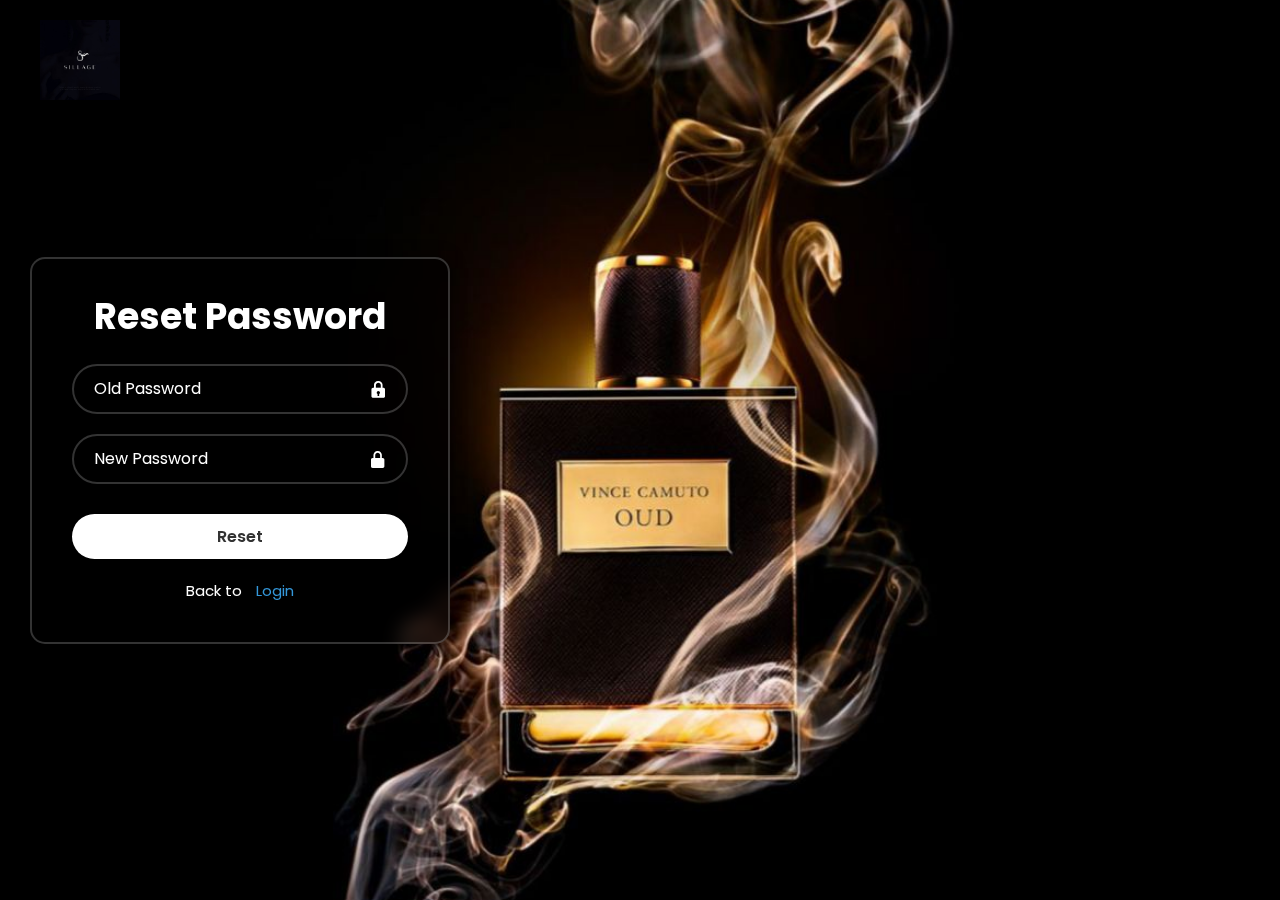
<file: HTML/forgetpassword.html>
<!DOCTYPE html>
<html lang="en">
<head>
  <meta charset="UTF-8" />
  <title> Perfume & More | Reset Password </title>
  <meta name="viewport" content="width=device-width, initial-scale=1.0" />
  <link href="../CSS/forgetpassword.css" rel="stylesheet" />
  <link href="https://fonts.googleapis.com/css2?family=Poppins&display=swap" rel="stylesheet">
  <link href="https://unpkg.com/boxicons/css/boxicons.min.css" rel="stylesheet">
</head>
<body>
  <header class="log">
    <div class="logo">
        <img src="..//Images/attachment_111423115.jpeg" alt="Logo">
    </div>
  </header>

  <div class="Reset-password">
    <form action="#">
      <h1>Reset Password</h1>

      <div class="input-login">
        <input type="password" placeholder="Old Password" required />
        <i class='bx bxs-lock'></i>
      </div>

      <div class="input-login">
        <input type="password" placeholder="New Password" required />
        <i class='bx bxs-lock-alt'></i>
      </div>

      <button type="submit" class="button">Reset</button>

      <div class="Register">
        <p>Back to <a href="Login.html">Login</a></p>
      </div>
    </form>
  </div>
</body>
</html>
</file>
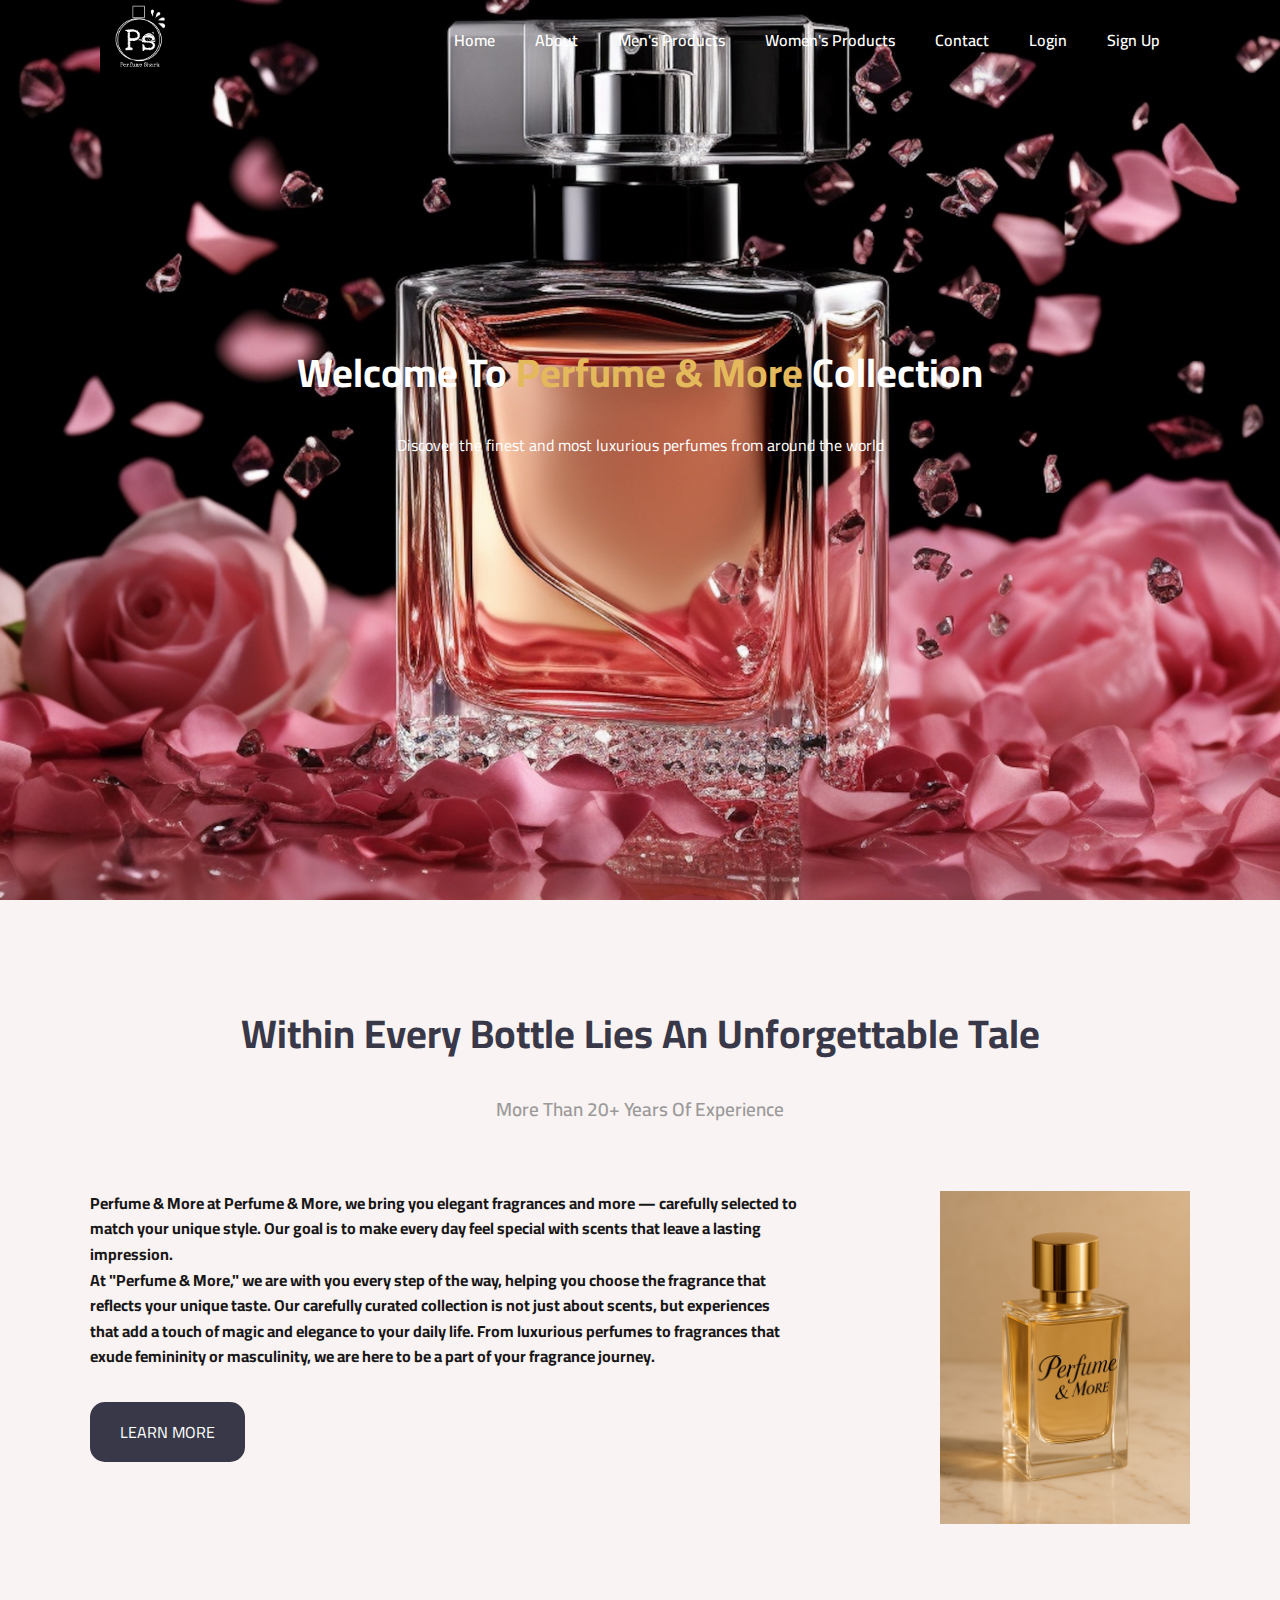
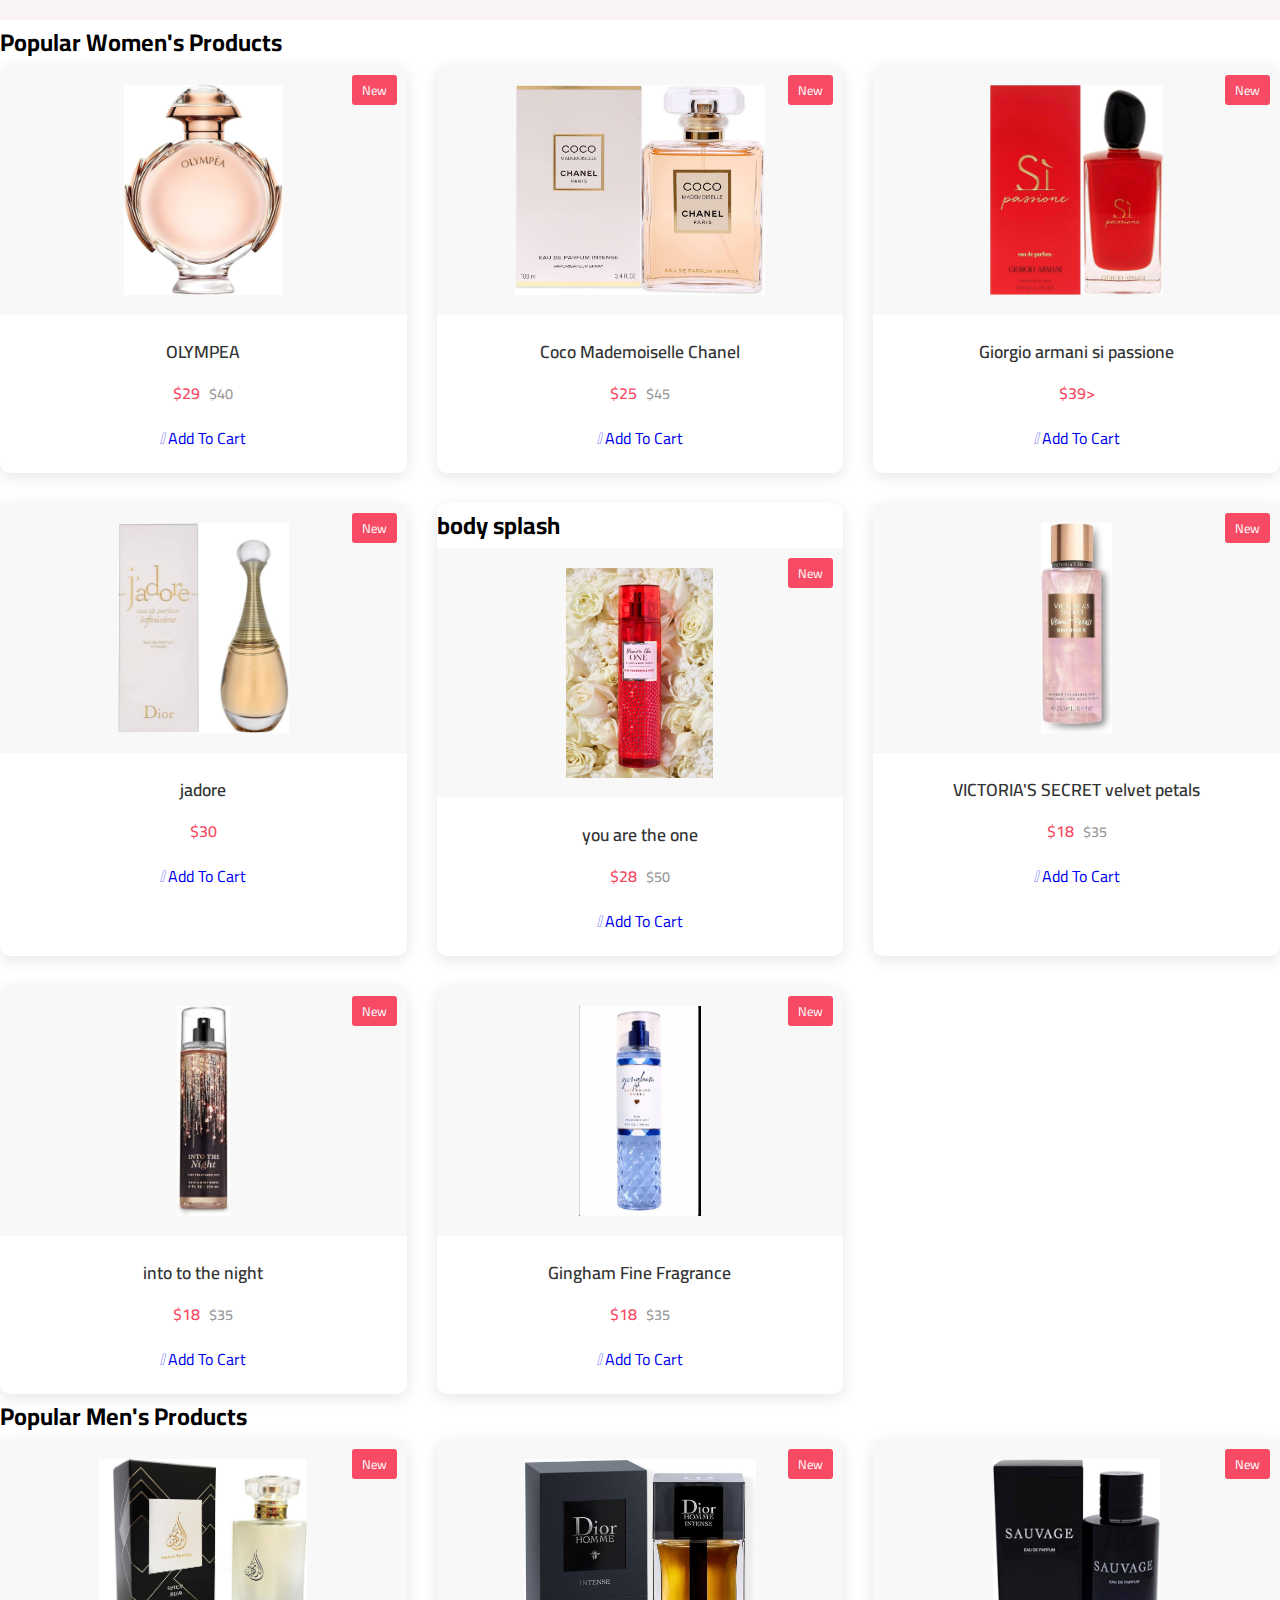
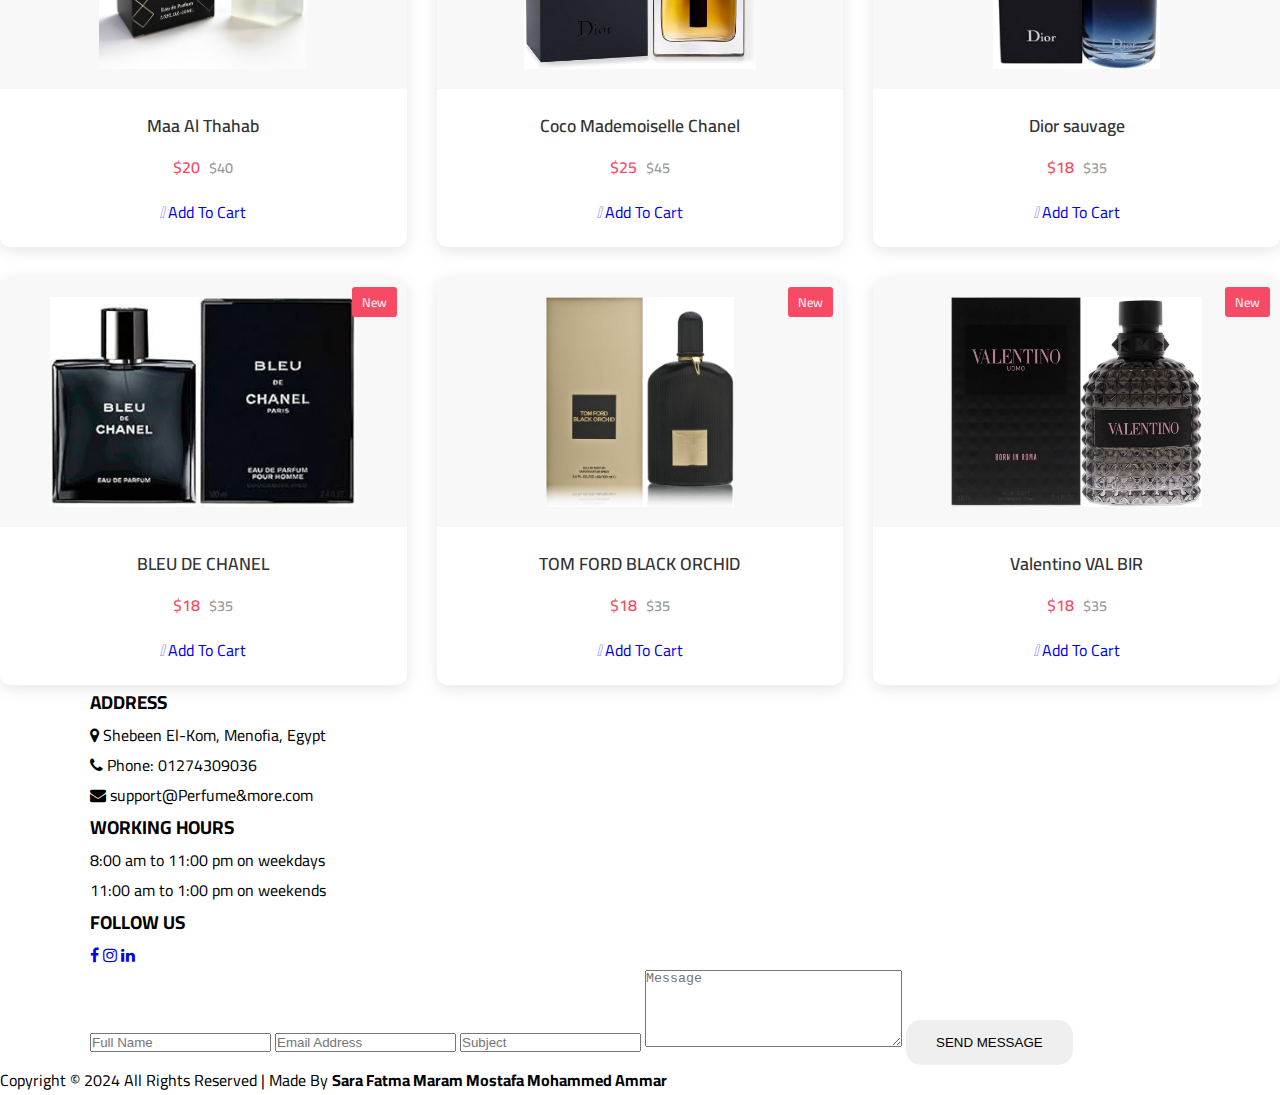
<file: HTML/Home.html>
<!DOCTYPE html>
<html lang="en">
  <head>
    <meta charset="UTF-8" />
    <meta name="viewport" content="width=device-width, initial-scale=1.0" />
    <title>Perfume & More</title>
    <link rel="stylesheet" href="../CSS/Home.css" />
    <link rel="shortcut icon" href="../Images/images (1).png" type="image/png">


    <!-- روابط استخدام خطوط جوجل -->
    <link rel="preconnect" href="https://fonts.googleapis.com" />
    <link rel="preconnect" href="https://fonts.gstatic.com" crossorigin />
    <link
      href="https://fonts.googleapis.com/css2?family=Cairo:wght@200..1000&family=Quicksand:wght@300..700&display=swap"
      rel="stylesheet"
    />
    <link
      rel="stylesheet"
      href="https://cdnjs.cloudflare.com/ajax/libs/font-awesome/4.7.0/css/font-awesome.min.css"
    />
  </head>
  <body>
    <!-- header start -->
    <header id="home">
      <div id="navbar">
        <img src="../Images/images (1).png" alt="Logo" />
        <nav>
          <ul>
            <li><a href="#home">Home</a></li>
            <li><a href="#about">About</a></li>
            <li><a href="#popular-men">Men's Products</a></li>
            <li><a href="#popular-women">Women's Products</a></li>
            <li><a href="#contact">Contact</a></li>
            <li><a href="Login.html" target="_blank">Login</a></li>
            <li><a href="signup.html" target="_blank">Sign Up</a></li>
          </ul>
        </nav>
      </div>
      <div class="content">
        <h1>
          Welcome To <span class="primary-text">Perfume & More</span> Collection
        </h1>
        <p>Discover the finest and most luxurious perfumes from around the world</p>
        <!-- مش عارف استخدمها فاي !!! -->
        <!-- <a href="#" class="btn btn-primary" target="_blank">Book a Consultation</a> -->
      </div>
    </header>
    <!-- header end -->

    <!-- about start -->
    <section id="about">
      <div class="container">
        <div class="title">
          <h2>Within Every Bottle Lies An Unforgettable Tale</h2>
          <p>More Than 20+ Years Of Experience</p>
        </div>
        <div class="about-content">
          <div>
            <p>
              Perfume & More at Perfume & More, we bring you elegant fragrances
              and more — carefully selected to match your unique style. Our goal
              is to make every day feel special with scents that leave a lasting impression.
            </p>
            <p>
              At "Perfume & More," we are with you every step of the way,
              helping you choose the fragrance that reflects your unique taste.
              Our carefully curated collection is not just about scents, but experiences
              that add a touch of magic and elegance to your daily life. From luxurious perfumes
              to fragrances that exude femininity or masculinity, we are here to be a part of your fragrance journey.
            </p>
            <a href="#" class="btn btn-secondary">LEARN MORE</a>
          </div>
          <img src="../Images/ChatGPT Image Apr 20, 2025, 06_58_17 PM.png" alt="About Photo" />
        </div>
      </div>
    </section>
    <!-- about end -->

    <!-- Popular Women's Products -->
    <section id="popular-women">
      <h2>Popular Women's Products</h2>
      <div class="popular-products-container">
        <!-- Product Box 1 -->
        <div class="product-box">
          <a href="#" class="product-img">
            <img src="../Images/p1.jpg" alt="OLYMPEA" />
            <span class="new-badge">New</span>
          </a>
          <div class="product-info">
            <a href="#" class="product-name">OLYMPEA</a>
            <div class="price">$29 <del>$40</del></div>
            <a href="#" class="add-to-cart-btn">
              <i class="fas fa-shopping-cart"></i>
              Add To Cart
            </a>
          </div>
        </div>
        <!-- Product Box 2 -->
        <div class="product-box">
          <a href="#" class="product-img">
            <img src="../Images/p2.jpg" alt="Coco Mademoiselle Chanel" />
            <span class="new-badge">New</span>
          </a>
          <div class="product-info">
            <a href="#" class="product-name">Coco Mademoiselle Chanel</a>
            <div class="price">$25 <del>$45</del></div>
            <a href="#" class="add-to-cart-btn">
              <i class="fas fa-shopping-cart"></i>
              Add To Cart
            </a>
          </div>
        </div>
        <!-- Product Box 3 -->
        <div class="product-box">
          <a href="#" class="product-img">
            <img src="../Images/p3.jpg" alt="Giorgio armani si passione" />
            <span class="new-badge">New</span>
          </a>
          <div class="product-info">
            <a href="#" class="product-name">Giorgio armani si passione</a>
            <div class="price">$39></div>
            <a href="#" class="add-to-cart-btn">
              <i class="fas fa-shopping-cart"></i>
              Add To Cart
            </a>
          </div>
        </div>

        <div class="product-box">
          <a href="#" class="product-img">
            <img src="jad.jpg" alt="jadore" />
            <span class="new-badge">New</span>
          </a>
          <div class="product-info">
            <a href="#" class="product-name">jadore </a>
            <div class="price">$30 </div>
            <a href="#" class="add-to-cart-btn">
              <i class="fas fa-shopping-cart"></i>
              Add To Cart
            </a>
          </div>
        </div>


        <!-- Product Box 4 -->
        <div class="product-box">
          <h2>body splash</h2>
          <a href="#" class="product-img">
            <img src="../Images/p4.jpg" alt="Bath & Body Works" />
            <span class="new-badge">New</span>
          </a>
          <div class="product-info">
            <a href="#" class="product-name">you are the one</a>
            <div class="price">$28 <del>$50</del></div>
            <a href="#" class="add-to-cart-btn">
              <i class="fas fa-shopping-cart"></i>
              Add To Cart
            </a>
          </div>
        </div>
        <!-- Product Box 5 -->
        <div class="product-box">
          <a href="#" class="product-img">
            <img src="../Images/p5.jpg" alt="VICTORIA'S SECRET" />
            <span class="new-badge">New</span>
          </a>
          <div class="product-info">
            <a href="#" class="product-name">VICTORIA'S SECRET velvet petals</a>
            <div class="price">$18 <del>$35</del></div>
            <a href="#" class="add-to-cart-btn">
              <i class="fas fa-shopping-cart"></i>
              Add To Cart
            </a>
          </div>
        </div>

        <div class="product-box">
          <a href="#" class="product-img">
            <img src="into.jpg" alt="into to the night" />
            <span class="new-badge">New</span>
          </a>
          <div class="product-info">
            <a href="#" class="product-name">into to the night</a>
            <div class="price">$18 <del>$35</del></div>
            <a href="#" class="add-to-cart-btn">
              <i class="fas fa-shopping-cart"></i>
              Add To Cart
            </a>
          </div>
        </div>
        <!-- Product Box 6 -->
        <div class="product-box">
          <a href="#" class="product-img">
            <img src="../Images/p6.jpg" alt="Gingham Fine Fragrance" />
            <span class="new-badge">New</span>
          </a>
          <div class="product-info">
            <a href="#" class="product-name">Gingham Fine Fragrance</a>
            <div class="price">$18 <del>$35</del></div>
            <a href="#" class="add-to-cart-btn">
              <i class="fas fa-shopping-cart"></i>
              Add To Cart
            </a>
          </div>
        </div>
      </div>
    </section>

    <!-- Popular Men's Products -->
    <section id="popular-men">
      <h2>Popular Men's Products</h2>
      <div class="popular-products-container">
        <!-- Product Box 1 -->
        <div class="product-box">
          <a href="#" class="product-img">
            <img src="../Images/P7.jpg" alt="Maa Al Thahab" />
            <span class="new-badge">New</span>
          </a>
          <div class="product-info">
            <a href="#" class="product-name">Maa Al Thahab</a>
            <div class="price">$20 <del>$40</del></div>
            <a href="#" class="add-to-cart-btn">
              <i class="fas fa-shopping-cart"></i>
              Add To Cart
            </a>
          </div>
        </div>
        <!-- Product Box 2 -->
        <div class="product-box">
          <a href="#" class="product-img">
            <img src="../Images/P8.jpg" alt="Coco Mademoiselle Chanel" />
            <span class="new-badge">New</span>
          </a>
          <div class="product-info">
            <a href="#" class="product-name">Coco Mademoiselle Chanel</a>
            <div class="price">$25 <del>$45</del></div>
            <a href="#" class="add-to-cart-btn">
              <i class="fas fa-shopping-cart"></i>
              Add To Cart
            </a>
          </div>
        </div>
        <!-- Product Box 3 -->
        <div class="product-box">
          <a href="#" class="product-img">
            <img src="../Images/P9.jpg" alt="Dior sauvage" />
            <span class="new-badge">New</span>
          </a>
          <div class="product-info">
            <a href="#" class="product-name">Dior sauvage</a>
            <div class="price">$18 <del>$35</del></div>
            <a href="#" class="add-to-cart-btn">
              <i class="fas fa-shopping-cart"></i>
              Add To Cart
            </a>
          </div>
        </div>
        <!-- Product Box 4 -->
        <div class="product-box">
          <a href="#" class="product-img">
            <img src="../Images/WhatsApp Image 2025-04-21 at 00.55.32_55a5677c.jpg" alt="BLEU DE CHANEL" />
            <span class="new-badge">New</span>
          </a>
          <div class="product-info">
            <a href="#" class="product-name">BLEU DE CHANEL</a>
            <div class="price">$18 <del>$35</del></div>
            <a href="#" class="add-to-cart-btn">
              <i class="fas fa-shopping-cart"></i>
              Add To Cart
            </a>
          </div>
        </div>
        <!-- Product Box 5 -->
        <div class="product-box">
          <a href="#" class="product-img">
            <img src="../Images/P11.jpg" alt="TOM FORD BLACK ORCHID" />
            <span class="new-badge">New</span>
          </a>
          <div class="product-info">
            <a href="#" class="product-name">TOM FORD BLACK ORCHID</a>
            <div class="price">$18 <del>$35</del></div>
            <a href="#" class="add-to-cart-btn">
              <i class="fas fa-shopping-cart"></i>
              Add To Cart
            </a>
          </div>
        </div>
        <!-- Product Box 6 -->
        <div class="product-box">
          <a href="#" class="product-img">
            <img src="../Images/P12.jpg" alt="Valentino VAL BIR" />
            <span class="new-badge">New</span>
          </a>
          <div class="product-info">
            <a href="#" class="product-name">Valentino VAL BIR</a>
            <div class="price">$18 <del>$35</del></div>
            <a href="#" class="add-to-cart-btn">
              <i class="fas fa-shopping-cart"></i>
              Add To Cart
            </a>
          </div>
        </div>
      </div>
    </section>

    <!-- contact start -->
    <section id="contact">
      <div class="container">
        <div class="contact-content">
          <div class="contact-info">
            <div>
              <h3>ADDRESS</h3>
              <p>
                <i class="fa fa-map-marker" aria-hidden="true"></i>
                Shebeen El-Kom, Menofia, Egypt
              </p>
              <p>
                <i class="fa fa-phone" aria-hidden="true"></i>
                Phone: 01274309036
              </p>
              <p>
                <i class="fa fa-envelope" aria-hidden="true"></i>
                support@Perfume&more.com
              </p>
            </div>
            <div>
              <h3>WORKING HOURS</h3>
              <p>8:00 am to 11:00 pm on weekdays</p>
              <p>11:00 am to 1:00 pm on weekends</p>
            </div>
            <div class="iii">
              <h3>FOLLOW US</h3>
              <a href="#" class="fa fa-facebook" id="icon"></a>
              <a href="#" class="fa fa-instagram" id="icon"></a>
              <a href="#" class="fa fa-linkedin" id="icon"></a>
            </div>
          </div>
          <form>
            <input type="text" name="Name" id="Name" placeholder="Full Name" required />
            <input type="email" name="email" id="email" placeholder="Email Address" required />
            <input type="text" name="subject" id="subject" placeholder="Subject" required />
            <textarea name="Message" id="Message" cols="30" rows="5" placeholder="Message"></textarea>
            <button type="submit" class="btn">SEND MESSAGE</button>
          </form>
        </div>
      </div>
    </section>
    <!-- contact end -->

    <footer id="footer">
      <p>Copyright &copy; 2024 All Rights Reserved | Made By <b>Sara Fatma Maram Mostafa Mohammed Ammar</b></p>
    </footer>

    <script src="../JS/script.js"></script>
  </body>
</html>
</file>
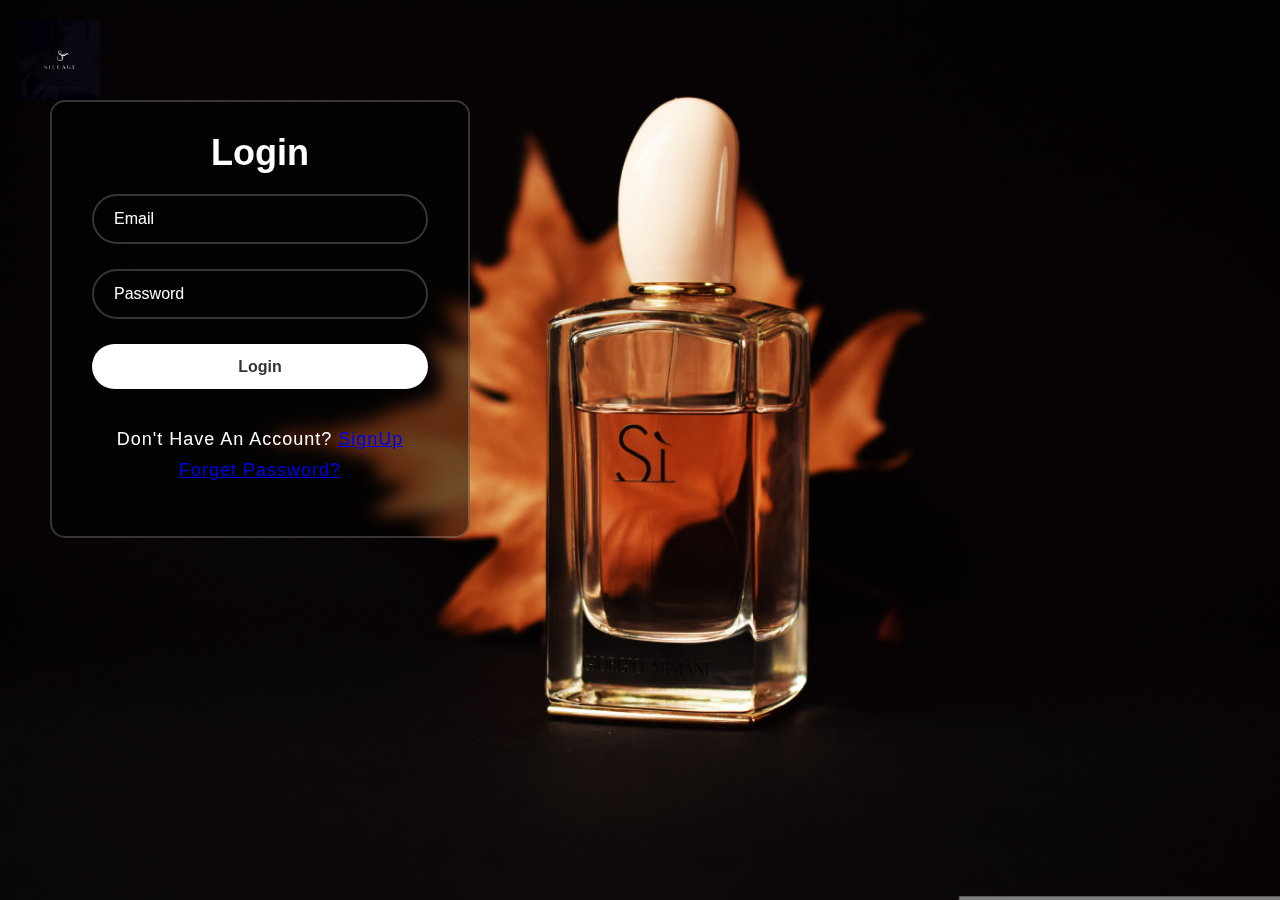
<file: HTML/Login.html>
<!DOCTYPE html>
<html lang="en">

<head>
    <meta charset="UTF-8">

    <meta name="viewport" content="width=device-width, initial-scale=1.0">
    <title>Perfume & More | Login</title>
    <link rel="stylesheet" href="..//CSS/Login.css">
    <link rel="shortcut icon" href="..//Images/logo.png" type="image/x-icon">
    <link
        href="https://fonts.googleapis.com/css2?family=Cairo:wght@200..1000&family=Quicksand:wght@300..700&display=swap"
        rel="stylesheet">
</head>

<body>
    <header class="log">
        <div class="logo">
            <img src="..//Images/attachment_111423115.jpeg" alt="Logo">

        </div>

    </header>
    <!-- -------------------------form box--------------------------- -->
    <!-- <a href="Home.html" target="_home">Login</a> -->
    <div class="Form_parent">
        <div class="Head">
            <h1>
                Login
            </h1>
        </div>
        <form action="Home.html" target="_blank">

            <input type="email" class="iput" placeholder="Email" required>

            <input type="password" class="iput" placeholder="Password" required>
            <div class="btn"><input type="submit" class="iput" value="Login" id="btnlogin">
            </div>
            <div class="Dont">
                <p>
                    Don't Have An Account? <a href="signup.html" class="link">SignUp</a>

                </p>
                <p class="reme"><a href="forgetpassword.html" class="link">Forget Password?</a></p>
            </div>

        </form>
    </div>
</body>

</html>
</file>
<file: CSS/forgetpassword.css>
* {
  margin: 0;
  padding: 0;
  box-sizing: border-box;
  font-family: 'Poppins', sans-serif;
}

body {
  display: flex;
  justify-content: center;
  align-items: center;
  min-height: 100vh;
  background: url(../Images/WhatsApp\ Image\ 2025-04-20\ at\ 22.53.38_f67eab42.jpg) no-repeat center center/cover;
  background-size: cover;
  flex-direction: column;
  position: relative;
}

.Reset-password {
  width: 420px;
  background: rgba(0, 0, 0, 0.5);
  backdrop-filter: blur(10px);
  border: 2px solid rgba(255, 255, 255, 0.2);
  color: #fff;
  padding: 30px 40px;
  border-radius: 15px;
  box-shadow: 0 0 15px rgba(0, 0, 0, 0.7);
  position: relative;
  z-index: 1;
  margin-left: -800px; /* لتحريك الصندوق لليسار مثل صفحة تسجيل الدخول */
}

.Reset-password h1 {
  font-size: 36px;
  text-align: center;
  margin-bottom: 20px;
}

.input-login {
  position: relative;
  width: 100%;
  height: 50px;
  margin: 20px 0;
}

.input-login input {
  width: 100%;
  height: 100%;
  background: transparent;
  border: 2px solid rgba(255, 255, 255, 0.2);
  border-radius: 40px;
  outline: none;
  font-size: 16px;
  color: #fff;
  padding: 20px 45px 20px 20px;
}

.input-login input::placeholder {
  color: #fff;
}

.input-login i {
  position: absolute;
  right: 20px;
  top: 50%;
  transform: translateY(-50%);
  font-size: 20px;
  color: #fff;
}

.button {
  width: 100%;
  height: 45px;
  background-color: #fff;
  border: none;
  border-radius: 40px;
  cursor: pointer;
  font-size: 16px;
  color: #333;
  font-weight: 600;
  margin-top: 10px;
}

.Register {
  font-size: 15px;
  text-align: center;
  margin: 20px 0 10px;
}

.Register p {
  color: #fff;
}

.Register p a {
  color: #3498db; /* أزرق أنيق */
  text-decoration: none;
  margin-left: 10px;
}

.button:hover {
  background-color: #e4b95b; /* اللون الأصفر */
  color: #000; /* عشان الكتابة تكون واضحة */
}


.log {
  position: absolute;
  top: 20px;
  left: 20px;
  z-index: 10;
}

.log .logo img {
  width: 80px;
  margin-left: 20px;
}
</file>
<file: CSS/Home.css>
* {
    padding: 0;
    margin: 0;
    box-sizing: border-box;
    list-style: none;
    text-decoration: none;
}

html {
    scroll-behavior: smooth;
}

body {
    font-family: "Cairo", sans-serif;

}

.container {
    max-width: 1100px;
    margin: auto;
}

/*utility classes*/
.primary-text {
    color: #e4b95b;
}

.btn {
    display: inline-block;
    padding: 15px 30px;
    border: none;
    border-radius: 15px;
}

.btn-secondary {
    color: #fff;
    background: #383848;
    margin-top: 2rem;
}

.btn-primary {
    color: #fff;
    border: 1px solid #fff;
}

.btn-primary:hover,
.btn-secondary:hover {
    background: #e4b95b;
}

/*header start*/
header {
    height: 100vh;
    background: url(perfume-8032808.jpg) center center/cover no-repeat;
    position: relative;
    background-size: cover;
} 
 

#navbar {
    display: flex;
    justify-content: space-between;
    align-items: center;
}

#navbar img {
    width: 80px;
    margin-left: 100px;
}

#navbar ul {
    display: flex;
    margin-right: 100px;
}

#navbar ul li a {
    padding: 15px 20px;
    color: #fff;
    font-weight: 600;
}

#navbar ul li a:hover {
    border-bottom: 2px solid #e4b95b;
    color: #fff;
}

header .content {
    display: flex;
    flex-direction: column;
    justify-content: center;
    align-items: center;
    height: 75%;
}
 
header .content h1 {
    font-size: 40px;
    color: #fff;
}

header .content p {
    margin: 20px 0 40px;
    color: #fff;
}

header::before {
    content: "";
    position: absolute;
    top: 0;
    left: 0;
    height: 100%;
    width: 100%;
    /* make the background more lighter */
    /* background: rgb(0, 0, 0, 0.6); */
}

header * {
    z-index: 10;
}

/*header end*/

/*about start*/
.container{
    max-width: 1100px;
    margin: auto;
    }
    #about{
        height: 80vh;
        display: flex;
        justify-content: center;
        align-items: center;
        background: #faf3f3;
        
    }
    #about .title{
        text-align: center;
        margin-bottom: 4rem;
    
    }
    #about h2{
        font-size: 40px;
        color: #383848;
        margin-bottom: 20px;
    
    }
    #about .title p{
    
        font-size: 19px;
        color: #9a9a9a;
        font-weight: 600;
    }
    #about .about-content{
        display: flex;
        justify-content: space-between;
    
    }
    #about .about-content img {
        aspect-ratio: 3 / 4;
        width: 250px;
        object-fit: cover;
        float: right;
        margin-left: 30px;
    }
    #about .about-content p {
    color: #181717;
    margin-right: 7rem;
    font-weight: 700;
    line-height: 1.6;
    }
    .btn {
        display: inline-block;
        padding: 15px 30px;
        border: none;
        border-radius: 15px;
    }
    .btn-secondary{
        color: #fff;
        background: #383848;
        margin-top: 2rem;
    
    }
    

/*about end*/

/*menu start*/


#popular {
    max-width: 1200px;
    width: 90%;
    margin: 50px auto;
    padding: 20px 0;
  }
  
  #popular h2 {
    text-align: center;
    font-size: 2rem;
    color: #333;
    margin-bottom: 30px;
  }
  
  .popular-products-container {
    display: grid;
    grid-template-columns: repeat(auto-fit, minmax(300px, 1fr));
    gap: 30px;
  }
  
  .product-box {
    background: #fff;
    border-radius: 10px;
    overflow: hidden;
    box-shadow: 0 4px 15px rgba(0,0,0,0.1);
    transition: transform 0.3s ease;
  }
  
  .product-box:hover {
    transform: translateY(-5px);
  }
  
  .product-img {
    display: block;
    height: 250px;
    position: relative;
    background: #f8f8f8;
  }
  
  .product-img img {
    width: 100%;
    height: 100%;
    object-fit: contain;
    padding: 20px;
  }
  .new-badge {
   position: absolute;
   top: 10px;
   right: 10px;
   background: #f74b65;
   color: white;
   padding: 3px 10px;
   border-radius: 3px;
   font-size: 0.8rem;
 }
 
 .product-info {
   padding: 20px;
   text-align: center;
 }
 
 .product-name {
   display: block;
   color: #333;
   font-weight: 600;
   font-size: 1.1rem;
   margin-bottom: 10px;
 }
 
 .price {
   color: #f74b65;
   font-weight: 600;
   margin-bottom: 15px;
 }
 
 .price del {
   color: #999;
   font-size: 0.9rem;
   margin-left: 5px;
 }
 
 .add-to-cart-btn {
   
 /* Responsive Adjustments */
 @media (max-width: 768px) {
   .popular-products-container {
     grid-template-columns: repeat(2, 1fr);
   }
 }
 
 @media (max-width: 480px) {}
   .popular-products-container {
     grid-template-columns: 1fr;
   }

*menu end/

*gallery start/
#gallery {
    background: url("3.jpg") center center/cover no-repeat;
    padding: 8rem 0 6rem;
}

#gallery h2 {
    color: #fff;
    text-align: center;
}

#gallery .img-gallery {
    display: flex;
    justify-content: center;
    align-items: center;
    flex-wrap: wrap;
}

#gallery .img-gallery img {
    width: 280px;
    height: 200px;
    border-radius: 15px;
    margin: 20px;
    opacity: 0.8;
}

#gallery .img-gallery img:hover {
    opacity: 1;
}

/*gallery end

/*contact start*/
#contact {
    padding: 5rem 0;
    background: #f4f4f4;
}

#contact .container {
    max-width: 900px;
}

#contact .contact-content {
    display: flex;
    justify-content: space-evenly;
    align-items: center;
}

#contact .contact-content .contact-info {
    width: 50%;
}

#contact .contact-content .contact-info div {
    margin: 30px 0;
    line-height: 1.7;
}

#contact .contact-content .contact-info h3 {
    font-size: 28px;
    color: #383848;
    margin-bottom: 10px;
}

#contact .contact-content .contact-info p {
    color: #9a9a9a;
}

#contact .contact-content .contact-info i {
    color: #e4b95b;
    margin-right: 5px;
}

#contact .contact-content .contact-info a i {
    color: #fff;
    background: #383848;
    padding: 15px;
    border-radius: 50%;
    font-size: 20px;
}

#contact .contact-content .contact-info a i:hover {
    background: #e4b95b;
    color: #383848;
}

form {
    width: 50%;
}

form input,
textarea {
    display: block;
    width: 100%;
    padding: 20px 15px;
    margin: 20px 0;
    border: none;
    background-color: #e3e2dd;
}

#contact .btn {
    background: #e4b95b;
    color: #fff;
    cursor: pointer;
}

#contact .btn:hover {
    background-color: #383848;
}


/*contact end*/


#footer {
    background: #383848;
    text-align: center;
    color: #fff;
    padding: 15px 0;
    font-size: 14px;
}

a {
    margin: 5px;
    color: black;

} 
#popular {
    max-width: 1200px;
    width: 90%;
    margin: 50px auto;
    padding: 20px 0;
  }
  
  #popular h2 {
    text-align: center;
    font-size: 2rem;
    color: #333;
    margin-bottom: 30px;
  }
  
  .popular-products-container {
    display: grid;
    grid-template-columns: repeat(auto-fit, minmax(300px, 1fr));
    gap: 30px;
  }
  
  .product-box {
    background: #fff;
    border-radius: 10px;
    overflow: hidden;
    box-shadow: 0 4px 15px rgba(0,0,0,0.1);
    transition: transform 0.3s ease;
  }
  
  .product-box:hover {
    transform: translateY(-5px);
  }
  
  .product-img {
    display: block;
    height: 250px;
    position: relative;
    background: #f8f8f8;
  }
  
  .product-img img {
    width: 100%;
    height: 100%;
    object-fit: contain;
    padding: 20px;
  }
  .new-badge {
   position: absolute;
   top: 10px;
   right: 10px;
   background: #f74b65;
   color: white;
   padding: 3px 10px;
   border-radius: 3px;
   font-size: 0.8rem;
 }
 
 .product-info {
   padding: 20px;
   text-align: center;
 }
 
 .product-name {
   display: block;
   color: #333;
   font-weight: 600;
   font-size: 1.1rem;
   margin-bottom: 10px;
 }
 
 .price {
   color: #f74b65;
   font-weight: 600;
   margin-bottom: 15px;
 }
 
 .price del {
   color: #999;
   font-size: 0.9rem;
   margin-left: 5px;
 }
 
 .add-to-cart-btn {
   display: inline-flex;
   align-items: center;
   justify-content: center;
   background: #f74b65;
   color: white;
   padding: 8px 20px;
   border-radius: 5px;
   transition: background 0.3s;
 }
 
 .add-to-cart-btn:hover {
   background: #e91e63;
 }
 
 .add-to-cart-btn i {
   margin-right: 8px;
 }

 /* Responsive Adjustments */
 @media (max-width: 768px) {
   .popular-products-container {
     grid-template-columns: repeat(2, 1fr);
   }
 }
 
 @media (max-width: 480px) {
   .popular-products-container {
     grid-template-columns: 1fr;
   }
}}
</file>
<file: CSS/Login.css>
* {
  margin: 0;
  padding: 0;
  box-sizing: border-box;
  font-family: 'Poppins', sans-serif;
}

body {
  
   min-height: 100vh;
  background: url("../CSS/perfume-2887560.jpg") no-repeat;
  background-size: cover;
  background-position: center;
  background-attachment: fixed;
  flex-direction: column; /* لتوسيط المحتوى عموديًا */
}

.log {
  position: absolute;
  top: 20px; /* تحديد مكان الشعار من الأعلى */
  left: 20px; /* تحديد مكان الشعار من اليسار */
}

.log .logo img {
  width: 80px;
}

.Form_parent {
  position: absolute;
  top: 100px;
  left: 50px;
  width: 420px;
  background: rgba(0, 0, 0, 0.5);
  border: 2px solid rgba(255, 255, 255, 0.2);
  border-radius: 15px;
  color: #fff;
  padding: 30px 40px;
  backdrop-filter: blur(8px);
   display: flex;
  flex-direction: column;
  align-items: center;
}

.Form_parent .Head h1 {
  font-size: 36px;
  text-align: center;
  margin-bottom: 20px;
}

.iput {
  width: 100%;
  height: 50px;
  background: transparent;
  border: 2px solid rgba(255, 255, 255, 0.2);
  border-radius: 40px;
  padding: 0 20px;
  color: #fff;
  font-size: 16px;
  outline: none;
  margin-bottom: 25px;
}

.iput::placeholder {
  color: #fff;
}

.Dont {
  text-align: center;
  font-size: 18px;
  color: white;
  padding: 5px;
  margin: 10px 0;
  letter-spacing: 1px;
}

.Dont p .link:hover {
  border-bottom: 2px solid #e4b95b;
}

#btnlogin {
  width: 100%;
  height: 45px;
  border: none;
  border-radius: 40px;
  background: #fff;
  color: #333;
  font-weight: 600;
  cursor: pointer;
  font-size: 16px;
}

#btnlogin:hover {
  background: #e4b95b;
}

.Register {
  text-align: center;
  margin-top: 20px;
  font-size: 14px;
}

.Register p {
  color: #fff;
}

.Register a {
  margin-left: 10px;
  color: #fff;
  text-decoration: none;
}

.Register a:hover {
  text-decoration: underline;
}

.Dont p {
  margin-bottom: 10px; /* إضافة المسافة بين Forget Password و Login */
}
</file>
